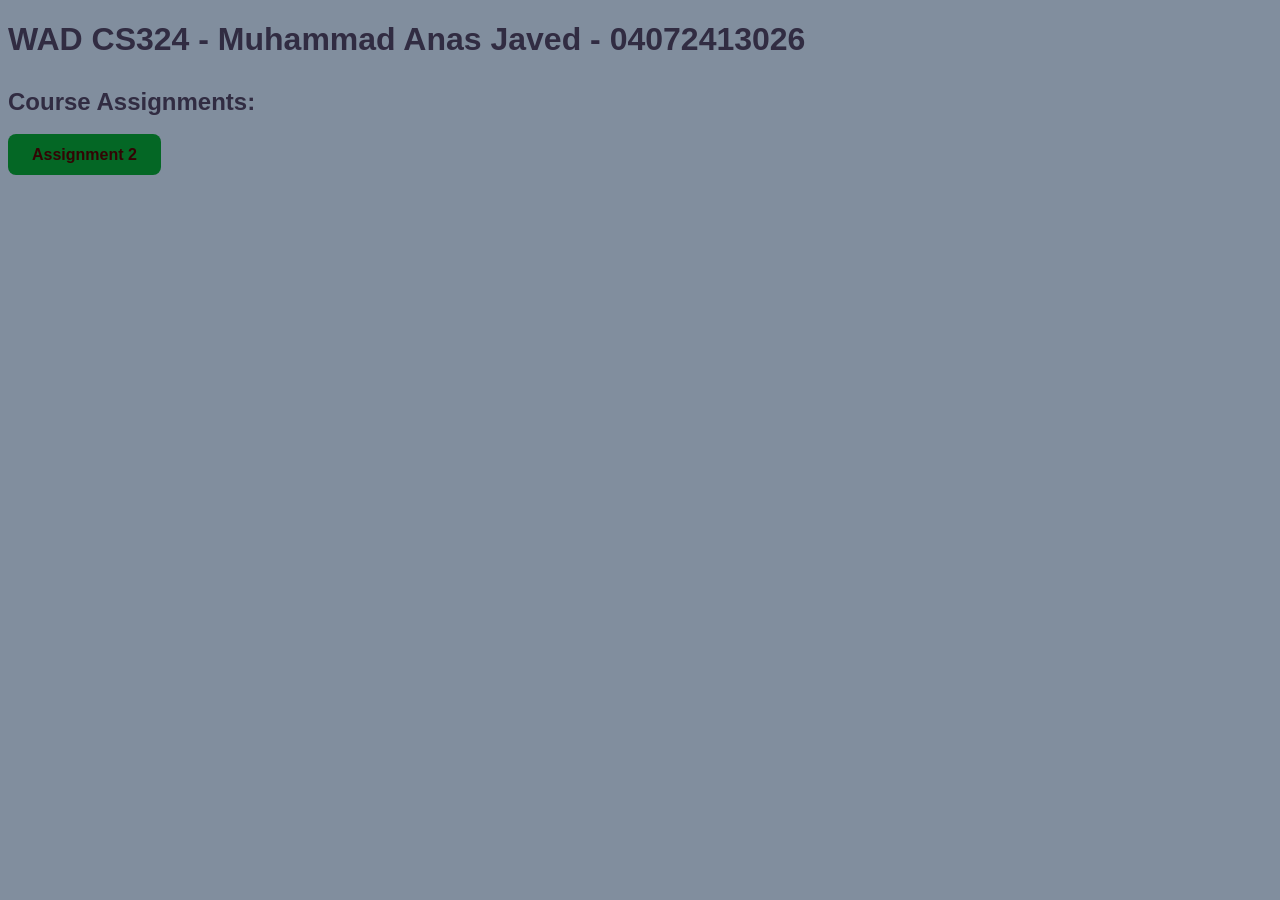
<file: index.html>
<!DOCTYPE html>
<html lang="en">
<head>
    <meta charset="UTF-8">
    <meta name="viewport" content="width=device-width, initial-scale=1.0">
    <title>WAD Assignments</title>

    <style>
        body {
            font-family: Arial, sans-serif;
            background-color: #818e9e;
            justify-content: center;
        }
        h1,h2 {
            color: #312c42;
            margin-bottom: 30px;
        }
       
        a {
            margin-top: 2px;
            padding: 12px 24px;
            background-color: #046725;
            color: rgb(51, 4, 4);
            text-decoration: none;
            border-radius: 8px;
            font-weight: bold;
        }
    </style>
</head>

<body>

        <h1>WAD CS324 - Muhammad Anas Javed - 04072413026</h1>

        <h2>Course Assignments:</h2>
        
        <a href="./Assignment2/index.html">
            Assignment 2
        </a>

        </body>

</body>
</html>
</file>
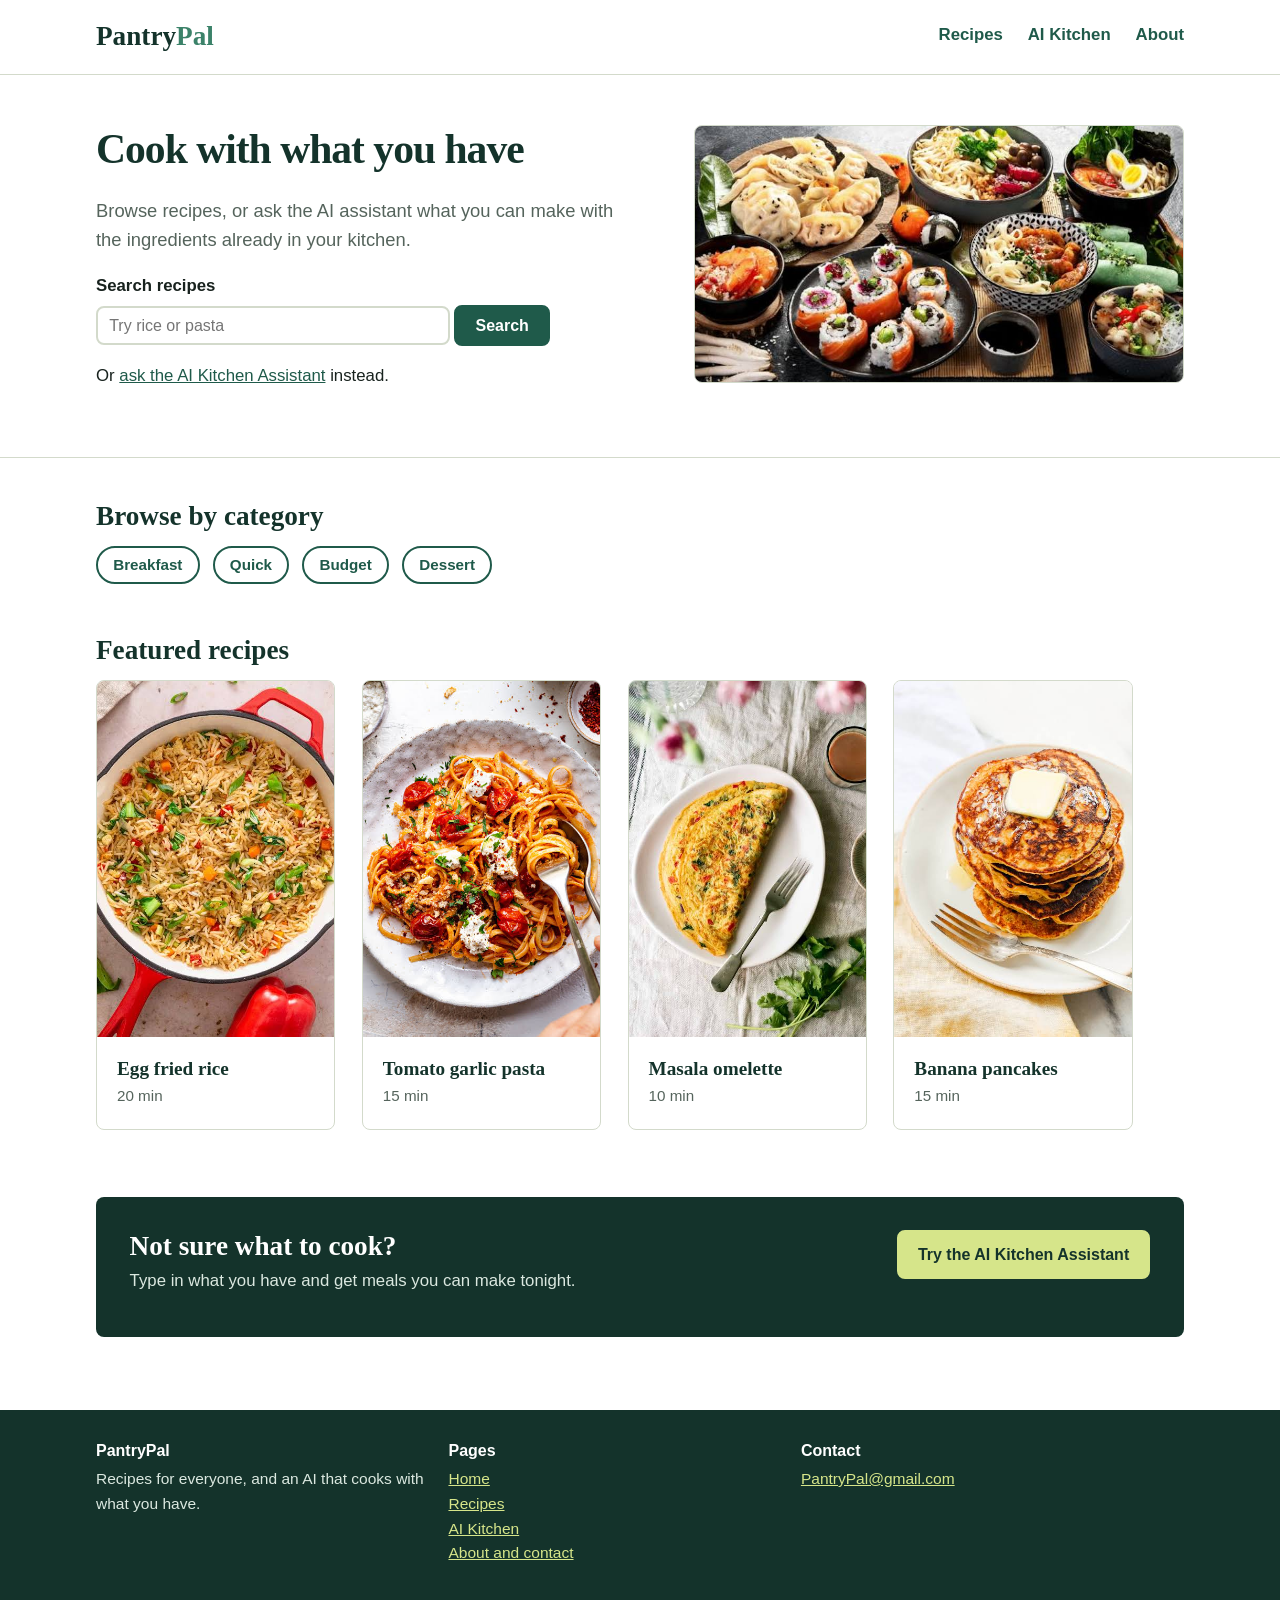
<file: Assignment2/index.html>
<!DOCTYPE html>
<html lang="en">
<head>
  <meta charset="utf-8">
  <title>PantryPal | Cook with what you have</title>
  <link rel="stylesheet" href="style.css">
</head>
<body>
  <header class="site-header">
    <div class="container">
      <a class="logo" href="index.html">Pantry<span>Pal</span></a>
      <nav class="main-nav">
        <ul>
          <li><a href="recipes.html">Recipes</a></li>
          <li><a href="ai-kitchen.html">AI Kitchen</a></li>
          <li><a href="about.html">About</a></li>
        </ul>
      </nav>
    </div>
  </header>

  <main>
    <section class="hero">
      <div class="container">
        <img class="hero-image" src="images/hero.jfif" alt="Eggs, a tomato, a lemon and a plate of rice on a kitchen table">
        <div class="hero-text">
          <h1>Cook with what you have</h1>
          <p class="lead">Browse recipes, or ask the AI assistant what you can make with the ingredients already in your kitchen.</p>
          <form action="recipes.html" method="get">
            <label for="home-search">Search recipes</label>
            <input type="search" id="home-search" name="q" placeholder="Try rice or pasta">
            <button class="btn" type="submit">Search</button>
          </form>
          <p>Or <a href="ai-kitchen.html">ask the AI Kitchen Assistant</a> instead.</p>
        </div>
      </div>
    </section>

    <section class="section container">
      <h2>Browse by category</h2>
      <ul class="chip-list">
        <li><a class="chip" href="recipes.html">Breakfast</a></li>
        <li><a class="chip" href="recipes.html">Quick</a></li>
        <li><a class="chip" href="recipes.html">Budget</a></li>
        <li><a class="chip" href="recipes.html">Dessert</a></li>
      </ul>
    </section>

    <section class="container">
      <h2>Featured recipes</h2>
      <ul class="card-list">
            <li class="recipe-card">
              <a href="recipe.html">
                <img src="images/egg-fried-rice.jfif" alt="A plate of egg fried rice with peas and carrot">
                <div class="card-body">
                  <h3>Egg fried rice</h3>
                  <p>20 min</p>
                </div>
              </a>
            </li>
            <li class="recipe-card">
              <a href="recipe.html">
                <img src="images/tomato-pasta.jfif" alt="Pasta in a red tomato sauce on a white plate">
                <div class="card-body">
                  <h3>Tomato garlic pasta</h3>
                  <p>15 min</p>
                </div>
              </a>
            </li>
            <li class="recipe-card">
              <a href="recipe.html">
                <img src="images/masala-omelette.jfif" alt="A folded yellow omelette with green herbs">
                <div class="card-body">
                  <h3>Masala omelette</h3>
                  <p>10 min</p>
                </div>
              </a>
            </li>
            <li class="recipe-card">
              <a href="recipe.html">
                <img src="images/banana-pancakes.jfif" alt="A stack of pancakes topped with banana slices">
                <div class="card-body">
                  <h3>Banana pancakes</h3>
                  <p>15 min</p>
                </div>
              </a>
            </li>
      </ul>
    </section>

    <section class="section container">
      <div class="ai-banner">
        <div class="banner-text">
          <h2>Not sure what to cook?</h2>
          <p>Type in what you have and get meals you can make tonight.</p>
        </div>
        <a class="btn btn-accent" href="ai-kitchen.html">Try the AI Kitchen Assistant</a>
      </div>
    </section>
  </main>

  <footer class="site-footer">
    <div class="container">
      <div class="footer-block">
        <h2>PantryPal</h2>
        <p>Recipes for everyone, and an AI that cooks with what you have.</p>
      </div>
      <nav class="footer-block">
        <h2>Pages</h2>
        <ul>
          <li><a href="index.html">Home</a></li>
          <li><a href="recipes.html">Recipes</a></li>
          <li><a href="ai-kitchen.html">AI Kitchen</a></li>
          <li><a href="about.html">About and contact</a></li>
        </ul>
      </nav>
      <div class="footer-block">
        <h2>Contact</h2>
        <address>
          <a href="mailto:PantryPal@gmail.com">PantryPal@gmail.com</a>
        </address>
       
      </div>
    </div>
  </footer>
</body>
</html>
</file>
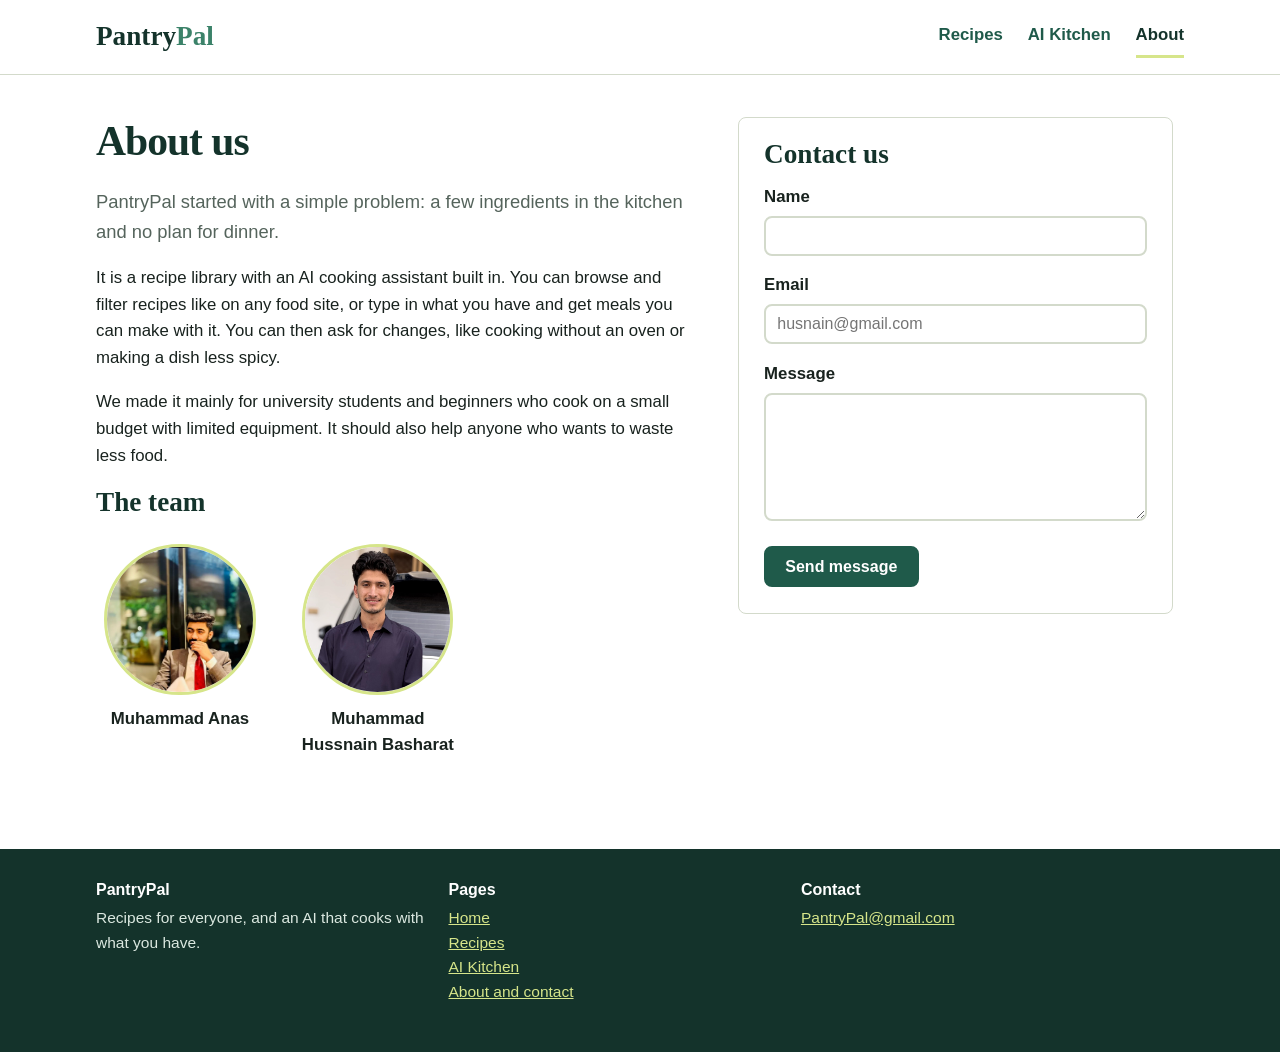
<file: Assignment2/about.html>
<!DOCTYPE html>
<html lang="en">
<head>
  <meta charset="utf-8">
  <title>About section</title>
  <link rel="stylesheet" href="style.css">
</head>
<body>
  <header class="site-header">
    <div class="container">
      <a class="logo" href="index.html">Pantry<span>Pal</span></a>
      <nav class="main-nav">
        <ul>
          <li><a href="recipes.html">Recipes</a></li>
          <li><a href="ai-kitchen.html">AI Kitchen</a></li>
          <li><a href="about.html" class="active">About</a></li>
        </ul>
      </nav>
    </div>
  </header>

  <main>
    <div class="container section">
      <div class="about">
        <section class="about-text">
          <h1>About us</h1>
          <p class="lead">PantryPal started with a simple problem: a few ingredients in the kitchen and no plan for dinner.</p>
          <p>It is a recipe library with an AI cooking assistant built in. You can browse and filter recipes like on any food site, or type in what you have and get meals you can make with it. You can then ask for changes, like cooking without an oven or making a dish less spicy.</p>
          <p>We made it mainly for university students and beginners who cook on a small budget with limited equipment. It should also help anyone who wants to waste less food.</p>

          <h2>The team</h2>
          <ul class="team">
            <li>
              <figure>
                <div class="photo" id="anasphoto"><img src="images/WhatsApp Image 2026-10-18 at 7.21.52 PM.jpeg" alt="Portrait placeholder for Muhammad Anas"></div>
                <figcaption><span class="name">Muhammad Anas</span></figcaption>
              </figure>
            </li>
            <li>
              <figure>
                <div class="photo"><img src="images/WhatsApp Image 2026-10-18 at 6.52.17 PM.jpeg" alt="Portrait placeholder for Muhammad Hussnain Basharat"></div>
                <figcaption><span class="name">Muhammad Hussnain Basharat</span></figcaption>
              </figure>
            </li>
          </ul>
        </section>

        <section class="panel contact-panel">
          <h2>Contact us</h2>
          <form action="about.html" method="post">
            <div class="field">
              <label for="name">Name</label>
              <input type="text" id="name" name="name" required>
            </div>
            <div class="field">
              <label for="email">Email</label>
              <input type="email" id="email" name="email" placeholder="husnain@gmail.com" required>
            </div>
            <div class="field">
              <label for="message">Message</label>
              <textarea id="message" name="message" required></textarea>
            </div>
            <button class="btn" type="submit">Send message</button>
          </form>
        </section>
      </div>
    </div>
  </main>

  <footer class="site-footer">
    <div class="container">
      <div class="footer-block">
        <h2>PantryPal</h2>
        <p>Recipes for everyone, and an AI that cooks with what you have.</p>
      </div>
      <nav class="footer-block">
        <h2>Pages</h2>
        <ul>
          <li><a href="index.html">Home</a></li>
          <li><a href="recipes.html">Recipes</a></li>
          <li><a href="ai-kitchen.html">AI Kitchen</a></li>
          <li><a href="about.html">About and contact</a></li>
        </ul>
      </nav>
      <div class="footer-block">
        <h2>Contact</h2>
        <address>
          <a href="mailto:PantryPal@gmail.com">PantryPal@gmail.com</a>
        </address>
        
      </div>
    </div>
  </footer>
</body>
</html>
</file>
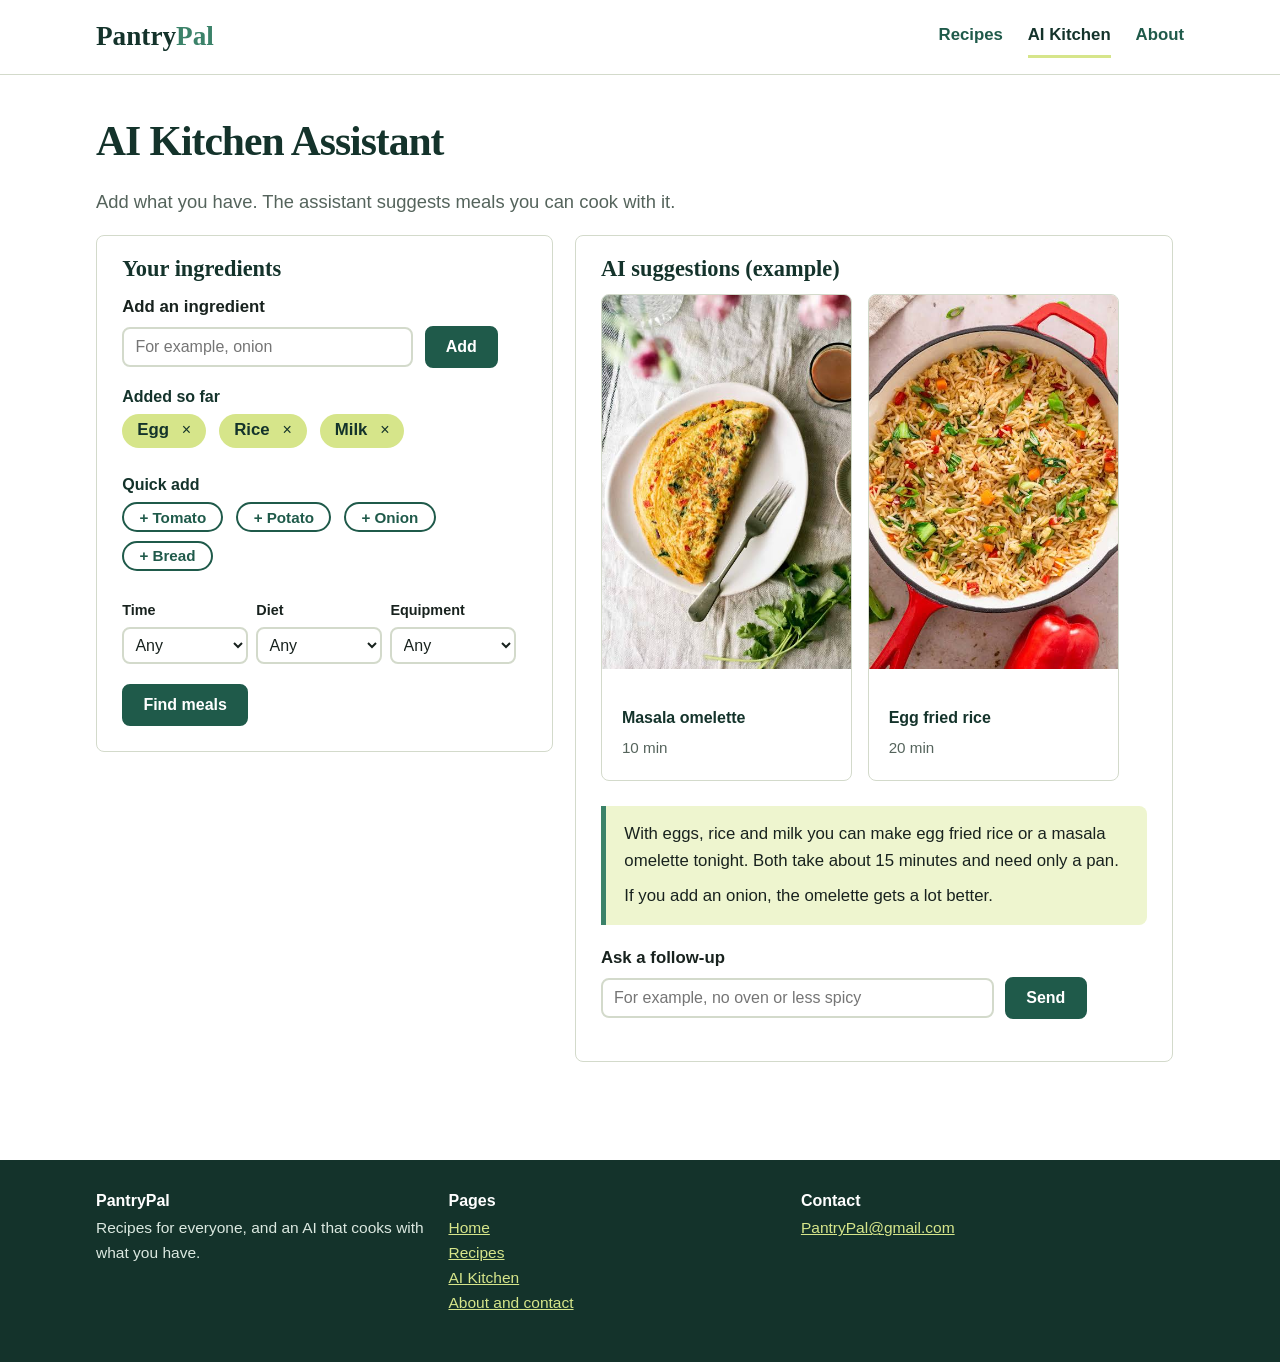
<file: Assignment2/ai-kitchen.html>
<!DOCTYPE html>
<html lang="en">
<head>
  <meta charset="utf-8">
  <title>AI Kitchen Assistant | PantryPal</title>
  <link rel="stylesheet" href="style.css">
</head>
<body>
  <header class="site-header">
    <div class="container">
      <a class="logo" href="index.html">Pantry<span>Pal</span></a>
      <nav class="main-nav">
        <ul>
          <li><a href="recipes.html">Recipes</a></li>
          <li><a href="ai-kitchen.html" class="active">AI Kitchen</a></li>
          <li><a href="about.html">About</a></li>
        </ul>
      </nav>
    </div>
  </header>

  <main>
    <div class="container section">
      <h1>AI Kitchen Assistant</h1>
      <p class="lead">Add what you have. The assistant suggests meals you can cook with it.</p>

      <div class="assistant">
        <section class="panel your-ingredients">
          <h2>Your ingredients</h2>
          <form action="ai-kitchen.html" method="get">
            <div class="field add-row">
              <label for="ingredient">Add an ingredient</label>
              <input type="text" id="ingredient" name="ingredient" placeholder="For example, onion">
              <button class="btn" type="submit">Add</button>
            </div>

            <h3>Added so far</h3>
            <ul class="chip-list">
              <li class="chip-have">Egg <button type="button" title="Remove egg">&times;</button></li>
              <li class="chip-have">Rice <button type="button" title="Remove rice">&times;</button></li>
              <li class="chip-have">Milk <button type="button" title="Remove milk">&times;</button></li>
            </ul>

            <h3>Quick add</h3>
            <ul class="chip-list">
              <li><button class="chip" type="button">+ Tomato</button></li>
              <li><button class="chip" type="button">+ Potato</button></li>
              <li><button class="chip" type="button">+ Onion</button></li>
              <li><button class="chip" type="button">+ Bread</button></li>
            </ul>

            <div class="option-row">
              <div>
                <label for="time">Time</label>
                <select id="time" name="time">
                  <option>Any</option>
                  <option>Under 15 min</option>
                  <option>Under 30 min</option>
                </select>
              </div>
              <div>
                <label for="diet">Diet</label>
                <select id="diet" name="diet">
                  <option>Any</option>
                  <option>Vegetarian</option>
                  <option>Vegan</option>
                </select>
              </div>
              <div>
                <label for="equipment">Equipment</label>
                <select id="equipment" name="equipment">
                  <option>Any</option>
                  <option>Stove only</option>
                  <option>No oven</option>
                  <option>Microwave only</option>
                </select>
              </div>
            </div>

            <button class="btn" type="submit">Find meals</button>
          </form>
        </section>

        <section class="panel suggestions-panel">
          <h2>AI suggestions (example)</h2>
          <ul class="card-list two-up">
            <li class="recipe-card">
              <a href="recipe.html">
                <img src="images/masala-omelette.jfif" alt="A folded yellow omelette with green herbs">
                <div class="card-body">
                  <h3>Masala omelette</h3>
                  <p>10 min</p>
                </div>
              </a>
            </li>
            <li class="recipe-card">
              <a href="recipe.html">
                <img src="images/egg-fried-rice.jfif" alt="A plate of egg fried rice with peas and carrot">
                <div class="card-body">
                  <h3>Egg fried rice</h3>
                  <p>20 min</p>
                </div>
              </a>
            </li>
          </ul>

          <div class="assistant-message">
            <p>With eggs, rice and milk you can make egg fried rice or a masala omelette tonight. Both take about 15 minutes and need only a pan.</p>
            <p>If you add an onion, the omelette gets a lot better.</p>
          </div>

          <form action="ai-kitchen.html" method="get">
            <div class="field add-row">
              <label for="follow">Ask a follow-up</label>
              <input type="text" id="follow" name="follow" placeholder="For example, no oven or less spicy">
              <button class="btn" type="submit">Send</button>
            </div>
          </form>
        </section>
      </div>
    </div>
  </main>

  <footer class="site-footer">
    <div class="container">
      <div class="footer-block">
        <h2>PantryPal</h2>
        <p>Recipes for everyone, and an AI that cooks with what you have.</p>
      </div>
      <nav class="footer-block">
        <h2>Pages</h2>
        <ul>
          <li><a href="index.html">Home</a></li>
          <li><a href="recipes.html">Recipes</a></li>
          <li><a href="ai-kitchen.html">AI Kitchen</a></li>
          <li><a href="about.html">About and contact</a></li>
        </ul>
      </nav>
      <div class="footer-block">
        <h2>Contact</h2>
        <address>
          <a href="mailto:PantryPal@gmail.com">PantryPal@gmail.com</a>
        </address>
        
      </div>
    </div>
  </footer>
</body>
</html>
</file>
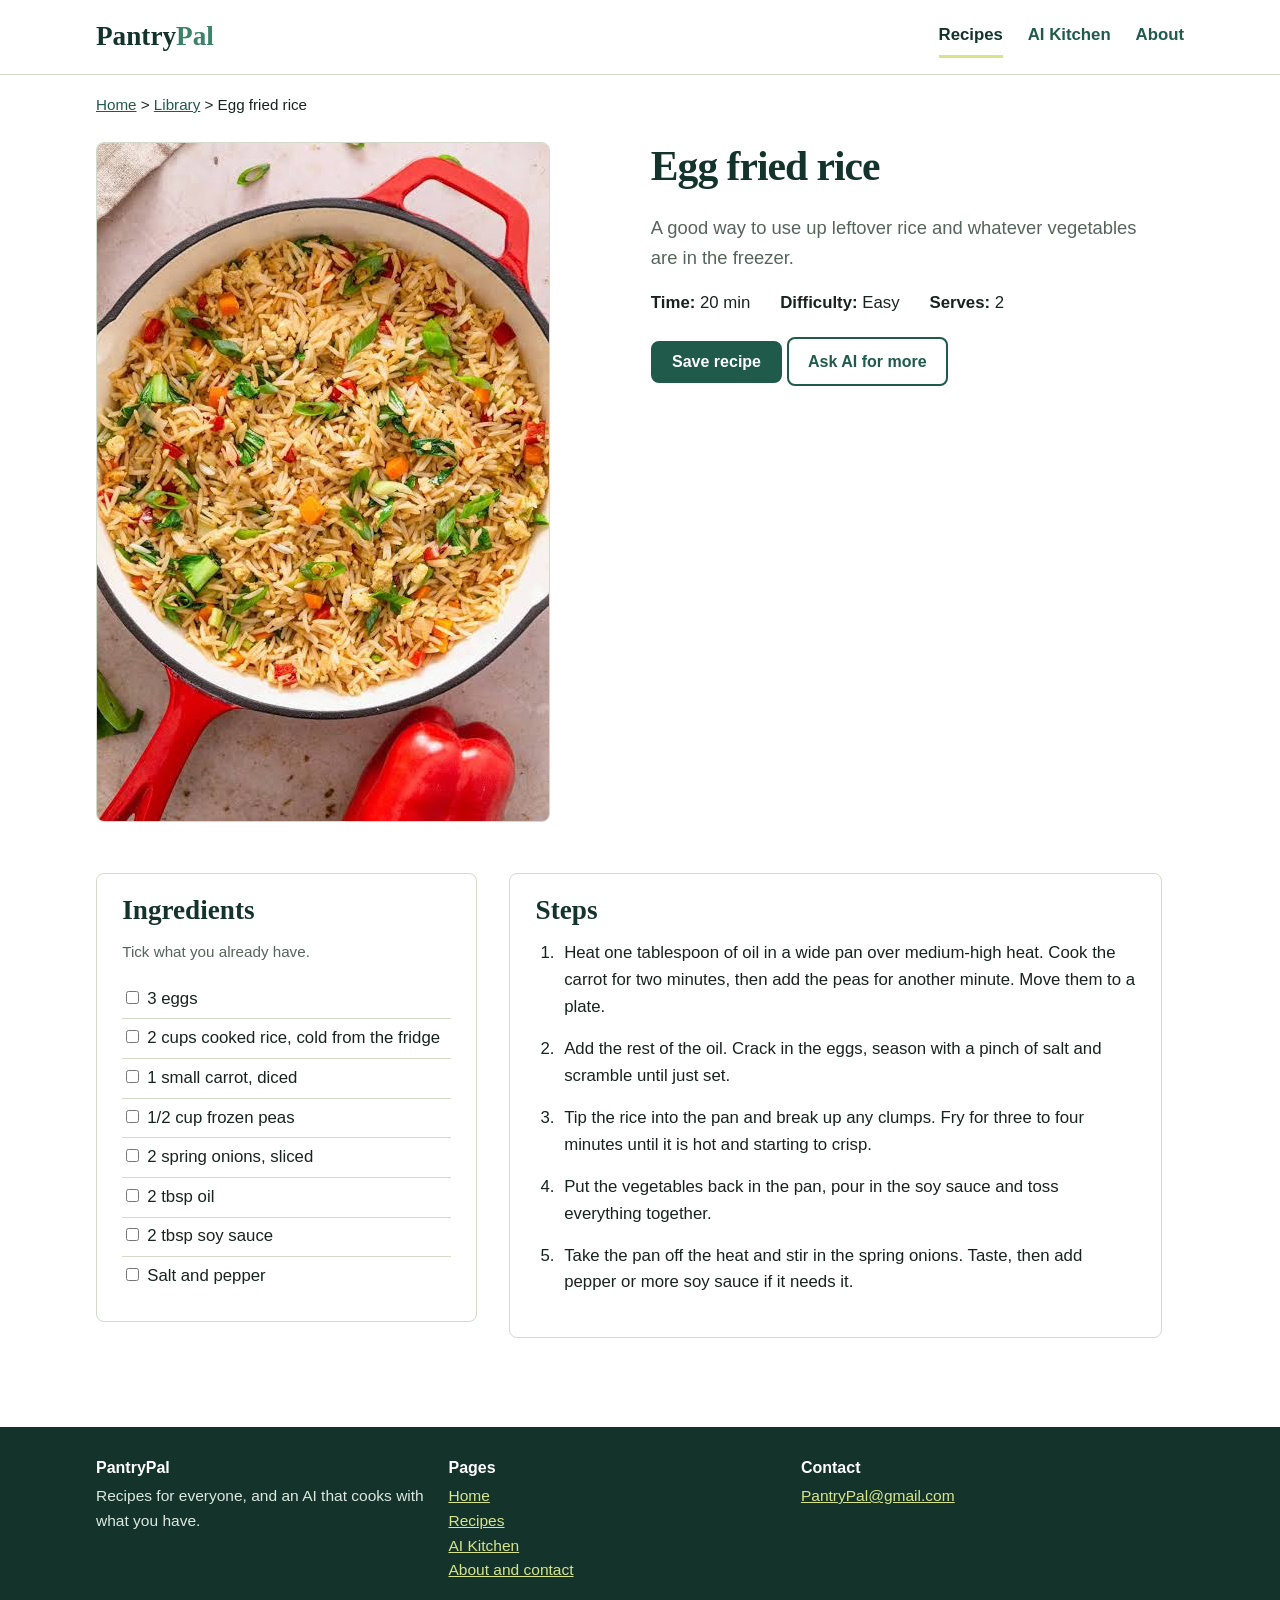
<file: Assignment2/recipe.html>
<!DOCTYPE html>
<html lang="en">
<head>
  <meta charset="utf-8">
  <title>Egg fried rice | PantryPal</title>
  <link rel="stylesheet" href="style.css">
</head>
<body>
  <header class="site-header">
    <div class="container">
      <a class="logo" href="index.html">Pantry<span>Pal</span></a>
      <nav class="main-nav">
        <ul>
          <li><a href="recipes.html" class="active">Recipes</a></li>
          <li><a href="ai-kitchen.html">AI Kitchen</a></li>
          <li><a href="about.html">About</a></li>
        </ul>
      </nav>
    </div>
  </header>

  <main>
    <div class="container">
      <p class="breadcrumb"><a href="index.html">Home</a> &gt; <a href="recipes.html">Library</a> &gt; Egg fried rice</p>

      <article>
        <div class="recipe-head">
          <figure class="recipe-photo">
            <img src="images/egg-fried-rice.jfif" alt="A plate of egg fried rice with peas and carrot">
          </figure>
          <div class="recipe-info">
            <h1>Egg fried rice</h1>
            <p class="lead">A good way to use up leftover rice and whatever vegetables are in the freezer.</p>
            <ul class="facts">
              <li><strong>Time:</strong> 20 min</li>
              <li><strong>Difficulty:</strong> Easy</li>
              <li><strong>Serves:</strong> 2</li>
            </ul>
            <button class="btn" type="button">Save recipe</button>
            <a class="btn btn-light" href="ai-kitchen.html">Ask AI for more</a>
          </div>
        </div>

        <div class="recipe-body">
          <section class="panel ingredients-panel">
            <h2>Ingredients</h2>
            <p class="hint">Tick what you already have.</p>
            <ul class="checklist">
            <li><label><input type="checkbox"><span>3 eggs</span></label></li>
            <li><label><input type="checkbox"><span>2 cups cooked rice, cold from the fridge</span></label></li>
            <li><label><input type="checkbox"><span>1 small carrot, diced</span></label></li>
            <li><label><input type="checkbox"><span>1/2 cup frozen peas</span></label></li>
            <li><label><input type="checkbox"><span>2 spring onions, sliced</span></label></li>
            <li><label><input type="checkbox"><span>2 tbsp oil</span></label></li>
            <li><label><input type="checkbox"><span>2 tbsp soy sauce</span></label></li>
            <li><label><input type="checkbox"><span>Salt and pepper</span></label></li>
            </ul>
          </section>

          <section class="panel steps-panel">
            <h2>Steps</h2>
            <ol class="steps">
            <li>Heat one tablespoon of oil in a wide pan over medium-high heat. Cook the carrot for two minutes, then add the peas for another minute. Move them to a plate.</li>
            <li>Add the rest of the oil. Crack in the eggs, season with a pinch of salt and scramble until just set.</li>
            <li>Tip the rice into the pan and break up any clumps. Fry for three to four minutes until it is hot and starting to crisp.</li>
            <li>Put the vegetables back in the pan, pour in the soy sauce and toss everything together.</li>
            <li>Take the pan off the heat and stir in the spring onions. Taste, then add pepper or more soy sauce if it needs it.</li>
            </ol>
          </section>
        </div>
      </article>
    </div>
  </main>

  <footer class="site-footer">
    <div class="container">
      <div class="footer-block">
        <h2>PantryPal</h2>
        <p>Recipes for everyone, and an AI that cooks with what you have.</p>
      </div>
      <nav class="footer-block">
        <h2>Pages</h2>
        <ul>
          <li><a href="index.html">Home</a></li>
          <li><a href="recipes.html">Recipes</a></li>
          <li><a href="ai-kitchen.html">AI Kitchen</a></li>
          <li><a href="about.html">About and contact</a></li>
        </ul>
      </nav>
      <div class="footer-block">
        <h2>Contact</h2>
        <address>
          <a href="mailto:PantryPal@gmail.com">PantryPal@gmail.com</a>
        </address>
       
      </div>
    </div>
  </footer>
</body>
</html>
</file>
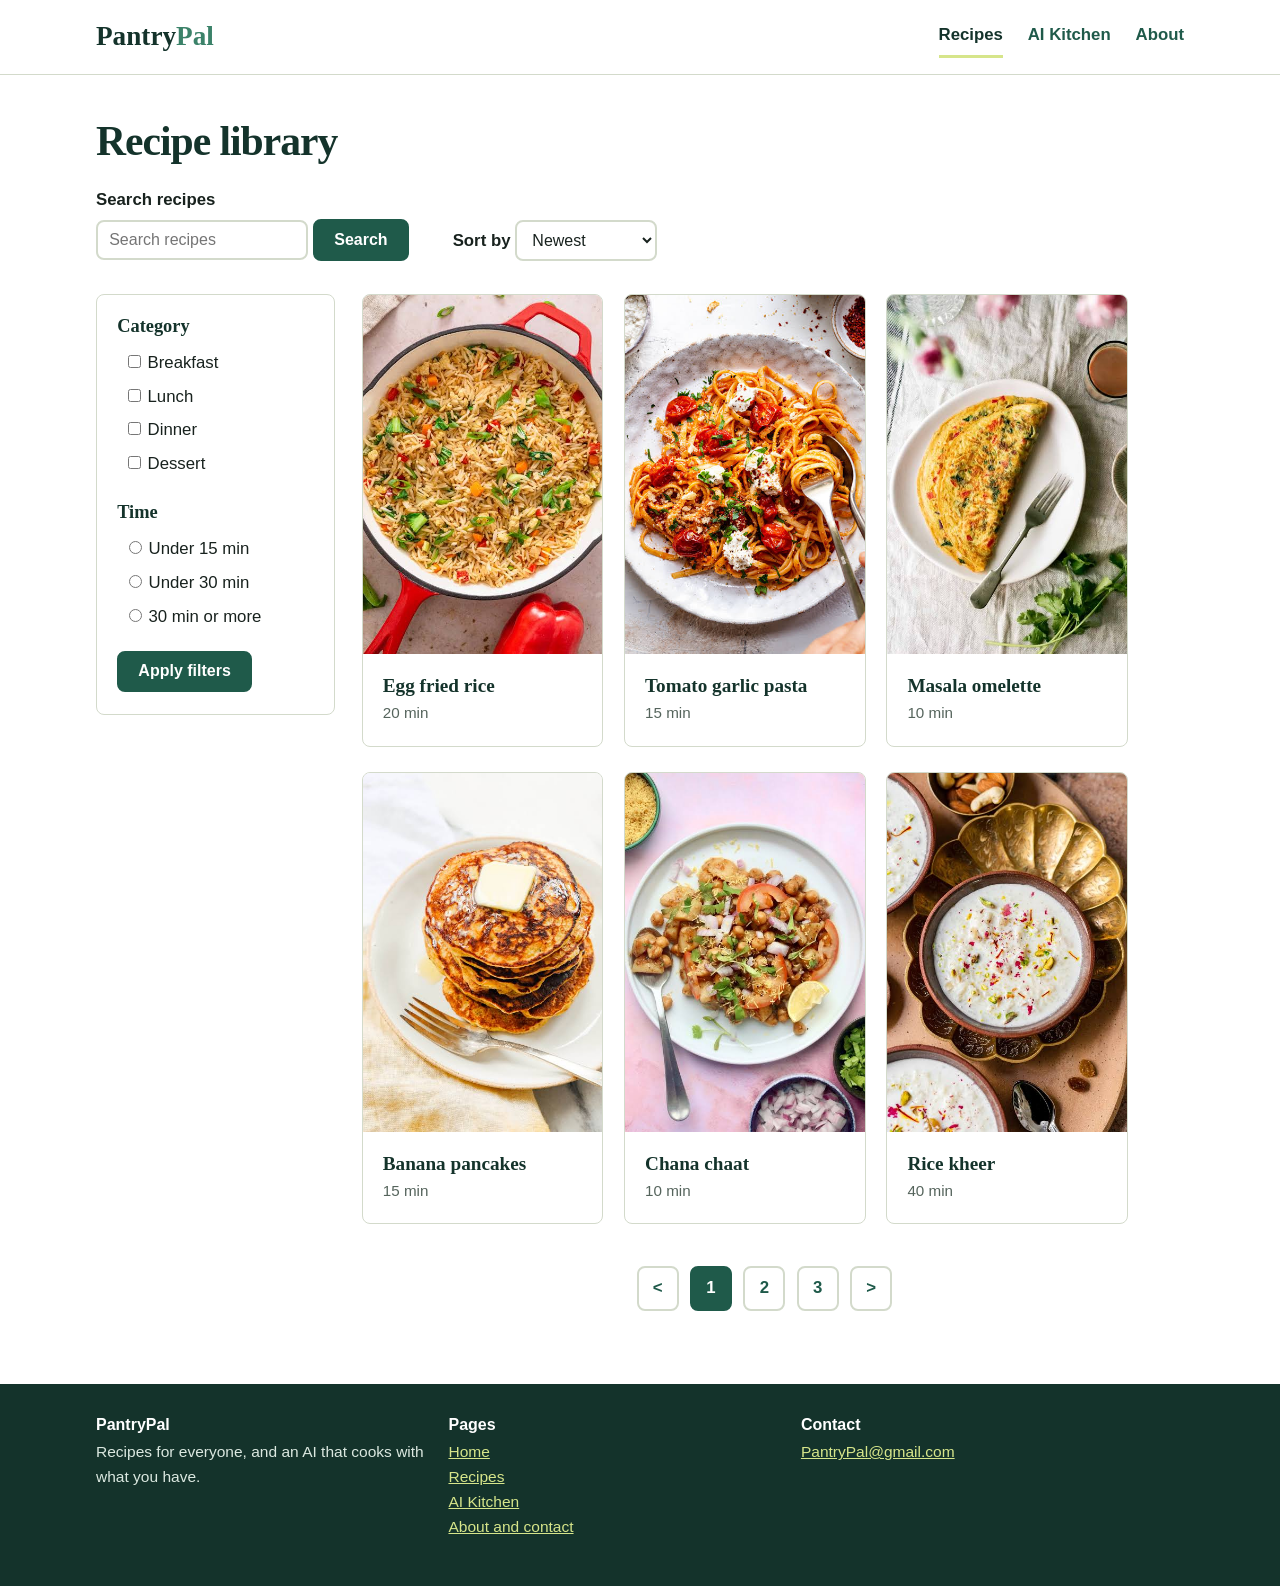
<file: Assignment2/recipes.html>
<!DOCTYPE html>
<html lang="en">
<head>
  <meta charset="utf-8">
  <title>Recipe library</title>
  <link rel="stylesheet" href="style.css">
</head>
<body>
  <header class="site-header">
    <div class="container">
      <a class="logo" href="index.html">Pantry<span>Pal</span></a>
      <nav class="main-nav">
        <ul>
          <li><a href="recipes.html" class="active">Recipes</a></li>
          <li><a href="ai-kitchen.html">AI Kitchen</a></li>
          <li><a href="about.html">About</a></li>
        </ul>
      </nav>
    </div>
  </header>

  <main>
    <div class="container section">
      <h1>Recipe library</h1>

      <div class="toolbar">
        <form action="recipes.html" method="get">
          <label for="lib-search">Search recipes</label>
          <input type="search" id="lib-search" name="q" placeholder="Search recipes">
          <button class="btn" type="submit">Search</button>
        </form>
        <div class="sort">
          <label for="sort">Sort by</label>
          <select id="sort" name="sort">
            <option>Newest</option>
            <option>Shortest time</option>
            <option>A to Z</option>
          </select>
        </div>
      </div>

      <form class="filters" action="recipes.html" method="get">
        <fieldset>
          <legend>Category</legend>
          <label><input type="checkbox" name="category" value="breakfast">Breakfast</label>
          <label><input type="checkbox" name="category" value="lunch">Lunch</label>
          <label><input type="checkbox" name="category" value="dinner">Dinner</label>
          <label><input type="checkbox" name="category" value="dessert">Dessert</label>
        </fieldset>
        <fieldset>
          <legend>Time</legend>
          <label><input type="radio" name="time" value="15">Under 15 min</label>
          <label><input type="radio" name="time" value="30">Under 30 min</label>
          <label><input type="radio" name="time" value="more">30 min or more</label>
        </fieldset>
        <button class="btn" type="submit">Apply filters</button>
      </form>

      <div class="results">
        <ul class="card-list three-up">
            <li class="recipe-card">
              <a href="recipe.html">
                <img src="images/egg-fried-rice.jfif" alt="A plate of egg fried rice with peas and carrot">
                <div class="card-body">
                  <h3>Egg fried rice</h3>
                  <p>20 min</p>
                </div>
              </a>
            </li>
            <li class="recipe-card">
              <a href="recipe.html">
                <img src="images/tomato-pasta.jfif" alt="Pasta in a red tomato sauce on a white plate">
                <div class="card-body">
                  <h3>Tomato garlic pasta</h3>
                  <p>15 min</p>
                </div>
              </a>
            </li>
            <li class="recipe-card">
              <a href="recipe.html">
                <img src="images/masala-omelette.jfif" alt="A folded yellow omelette with green herbs">
                <div class="card-body">
                  <h3>Masala omelette</h3>
                  <p>10 min</p>
                </div>
              </a>
            </li>
            <li class="recipe-card">
              <a href="recipe.html">
                <img src="images/banana-pancakes.jfif" alt="A stack of pancakes topped with banana slices">
                <div class="card-body">
                  <h3>Banana pancakes</h3>
                  <p>15 min</p>
                </div>
              </a>
            </li>
            <li class="recipe-card">
              <a href="recipe.html">
                <img src="images/channa-chart.jfif" alt="A plate of chickpea chaat with onion and herbs">
                <div class="card-body">
                  <h3>Chana chaat</h3>
                  <p>10 min</p>
                </div>
              </a>
            </li>
            <li class="recipe-card">
              <a href="recipe.html">
                <img src="images/rice-kheer.jfif" alt="A bowl of creamy rice pudding with pistachios">
                <div class="card-body">
                  <h3>Rice kheer</h3>
                  <p>40 min</p>
                </div>
              </a>
            </li>
        </ul>
        <nav class="pagination">
          <ul>
            <li><a href="recipes.html">&lt;</a></li>
            <li><a class="current" href="recipes.html">1</a></li>
            <li><a href="recipes.html">2</a></li>
            <li><a href="recipes.html">3</a></li>
            <li><a href="recipes.html">&gt;</a></li>
          </ul>
        </nav>
      </div>
    </div>
  </main>

  <footer class="site-footer">
    <div class="container">
      <div class="footer-block">
        <h2>PantryPal</h2>
        <p>Recipes for everyone, and an AI that cooks with what you have.</p>
      </div>
      <nav class="footer-block">
        <h2>Pages</h2>
        <ul>
          <li><a href="index.html">Home</a></li>
          <li><a href="recipes.html">Recipes</a></li>
          <li><a href="ai-kitchen.html">AI Kitchen</a></li>
          <li><a href="about.html">About and contact</a></li>
        </ul>
      </nav>
      <div class="footer-block">
        <h2>Contact</h2>
        <address>
          <a href="mailto:PantryPal@gmail.com">PantryPal@gmail.com</a>
        </address>
       
      </div>
    </div>
  </footer>
</body>
</html>
</file>
<file: Assignment2/style.css>
.green-dark {
  color: rgb(20, 51, 43);
}

.green {
  color: rgb(31, 90, 74);
}

.green-light {
  color: rgb(59, 130, 105);
}

.leaf {
  color: rgb(214, 229, 138);
}

.leaf-soft {
  color: rgb(238, 245, 207);
}

.paper {
  color: rgb(245, 247, 241);
}

.white {
  color: rgb(255, 255, 255);
}

.ink {
  color: rgb(24, 34, 30);
}

.muted {
  color: rgb(85, 100, 92);
}

.line {
  color: rgb(211, 218, 203);
}

.chili {
  color: rgb(184, 58, 34);
}

* {
  box-sizing: border-box;
}

body {
  margin: 0;
  font-family: Arial, Helvetica, sans-serif;
  font-size: 1.05rem;
  line-height: 1.6;
  color: rgb(24, 34, 30);
  background-color: rgb(255, 255, 255);
}

img {
  display: block;
  max-width: 100%;
  height: auto;
}

h1, h2, h3 {
  font-family: Georgia, "Times New Roman", serif;
  line-height: 1.2;
  color: rgb(20, 51, 43);
  margin: 0 0 0.5em 0;
}

h1 {
  font-size: 2.6rem;
  letter-spacing: -1px;
}

h2 {
  font-size: 1.7rem;
}

h3 {
  font-size: 1.2rem;
}

p {
  margin: 0 0 1em 0;
  max-width: 40em;
}

a {
  color: rgb(31, 90, 74);
}

.container {
  width: 90%;
  max-width: 68rem;
  margin: 0 auto;
}

.section {
  padding: 2.5em 0;
}

.lead {
  font-size: 1.15rem;
  color: rgb(85, 100, 92);
}

.site-header {
  position: sticky;
  top: 0;
  z-index: 1000;
  background-color: rgb(255, 255, 255);
  border-bottom: 1px solid rgb(211, 218, 203);
}

.site-header .container {
  padding: 0.9em 0;
  overflow: auto;
}

.logo {
  float: left;
  margin-right: 2em;
  font-family: Georgia, "Times New Roman", serif;
  font-size: 1.7rem;
  font-weight: bold;
  text-decoration: none;
  color: rgb(20, 51, 43);
}

.logo span {
  color: rgb(59, 130, 105);
}

.main-nav {
  float: right;
}

.main-nav ul {
  margin: 0;
  padding: 0;
}

.main-nav li {
  display: inline-block;
  list-style-type: none;
  margin-left: 1.2em;
}

.main-nav a {
  display: inline-block;
  padding: 0.4em 0;
  font-weight: bold;
  text-decoration: none;
  color: rgb(31, 90, 74);
}

.main-nav a:hover {
  text-decoration: underline;
}

.main-nav a.active {
  color: rgb(20, 51, 43);
  border-bottom: 3px solid rgb(214, 229, 138);
}

.btn {
  display: inline-block;
  font-family: inherit;
  font-size: 1rem;
  font-weight: bold;
  padding: 0.6em 1.2em;
  border: 2px solid rgb(31, 90, 74);
  border-radius: 8px;
  background-color: rgb(31, 90, 74);
  color: rgb(255, 255, 255);
  text-decoration: none;
  cursor: pointer;
}

.btn:hover {
  background-color: rgb(20, 51, 43);
  border-color: rgb(20, 51, 43);
}

.btn:active {
  background-color: rgb(12, 32, 25);
}

.btn-light {
  background-color: rgb(255, 255, 255);
  color: rgb(31, 90, 74);
}

.btn-light:hover {
  background-color: rgb(238, 245, 207);
  color: rgb(20, 51, 43);
}

.btn-accent {
  background-color: rgb(214, 229, 138);
  border-color: rgb(214, 229, 138);
  color: rgb(20, 51, 43);
}

.btn-accent:hover {
  background-color: rgb(196, 216, 108);
  border-color: rgb(196, 216, 108);
}

label {
  display: block;
  font-weight: bold;
  margin-bottom: 0.3em;
}

input[type="text"],
input[type="search"],
input[type="email"],
select,
textarea {
  font-family: inherit;
  font-size: 1rem;
  padding: 0.55em 0.7em;
  border: 2px solid rgb(211, 218, 203);
  border-radius: 8px;
  background-color: rgb(255, 255, 255);
  color: rgb(24, 34, 30);
}

input[type="text"],
input[type="email"],
textarea {
  width: 100%;
}

input[type="search"] {
  width: 65%;
  min-width: 10em;
}

textarea {
  height: 8em;
}

input:focus,
select:focus,
textarea:focus {
  border-color: rgb(59, 130, 105);
  outline: 3px solid rgb(214, 229, 138);
}

.field {
  margin-bottom: 1em;
}

.add-row input[type="text"] {
  width: 72%;
}

.chip-list {
  margin: 0;
  padding: 0;
}

.chip-list li {
  display: inline-block;
  list-style-type: none;
  margin: 0 0.5em 0.5em 0;
}

.chip {
  display: inline-block;
  font-family: inherit;
  font-size: 0.95rem;
  font-weight: bold;
  padding: 0.3em 1em;
  border: 2px solid rgb(31, 90, 74);
  border-radius: 20px;
  background-color: rgb(255, 255, 255);
  color: rgb(31, 90, 74);
  text-decoration: none;
  cursor: pointer;
}

.chip:hover {
  background-color: rgb(31, 90, 74);
  color: rgb(255, 255, 255);
}

.chip-have {
  padding: 0.2em 0.4em 0.2em 0.9em;
  border-radius: 20px;
  background-color: rgb(214, 229, 138);
  font-weight: bold;
  color: rgb(20, 51, 43);
}

.chip-have button {
  font-family: inherit;
  font-size: 1rem;
  width: 1.6em;
  height: 1.6em;
  border: 0;
  border-radius: 50%;
  background-color: transparent;
  color: rgb(20, 51, 43);
  cursor: pointer;
}

.chip-have button:hover {
  background-color: rgb(184, 58, 34);
  color: rgb(255, 255, 255);
}

.hero {
  background-color: rgb(255, 255, 255);
  border-bottom: 1px solid rgb(211, 218, 203);
}

.hero .container {
  padding: 3em 0;
  overflow: auto;
}

.hero-text {
  float: left;
  width: 50%;
  min-width: 18em;
  margin-right: 3%;
}

.hero-image {
  float: right;
  width: 45%;
  min-width: 14em;
  border: 1px solid rgb(211, 218, 203);
  border-radius: 8px;
}

.hero form {
  margin-bottom: 1em;
}

.card-list {
  margin: 0;
  padding: 0;
}

.recipe-card {
  display: inline-block;
  vertical-align: top;
  list-style-type: none;
  width: 22%;
  min-width: 11em;
  margin: 0 2% 1.5em 0;
  background-color: rgb(255, 255, 255);
  border: 1px solid rgb(211, 218, 203);
  border-radius: 8px;
  overflow: hidden;
  position: relative;
  top: 0;
}

.recipe-card:hover {
  top: -4px;
  box-shadow: 0 8px 18px rgb(154, 168, 159);
}

.recipe-card a {
  display: block;
  color: inherit;
  text-decoration: none;
}

.recipe-card img {
  width: 100%;
}

.card-body {
  padding: 20px 20px 20px 20px;
}

.card-body h3 {
  margin-bottom: 0.2em;
}

.card-body p {
  margin: 0;
  color: rgb(85, 100, 92);
  font-size: 0.95rem;
}

.three-up .recipe-card {
  width: 30%;
}

.two-up .recipe-card {
  width: 46%;
}

.ai-banner {
  background-color: rgb(20, 51, 43);
  border-radius: 8px;
  padding: 2em;
  overflow: auto;
}

.ai-banner .banner-text {
  float: left;
  width: 65%;
  min-width: 16em;
  margin-bottom: 0.5em;
}

.ai-banner h2 {
  color: rgb(255, 255, 255);
  margin-bottom: 0.2em;
}

.ai-banner p {
  margin: 0;
  color: rgb(219, 232, 224);
}

.ai-banner .btn {
  float: right;
}

.toolbar {
  margin-bottom: 1.5em;
}

.toolbar form,
.toolbar .sort {
  display: inline-block;
  vertical-align: bottom;
  margin: 0 1.5em 0.5em 0;
}

.toolbar .sort label {
  display: inline-block;
}

.filters {
  display: inline-block;
  vertical-align: top;
  width: 22%;
  min-width: 12em;
  margin-right: 2%;
  margin-bottom: 1.5em;
  padding: 1em 1.2em 1.3em 1.2em;
  background-color: rgb(255, 255, 255);
  border: 1px solid rgb(211, 218, 203);
  border-radius: 8px;
}

.filters fieldset {
  border: 0;
  margin: 0 0 1em 0;
  padding: 0;
}

.filters legend {
  font-family: Georgia, "Times New Roman", serif;
  font-size: 1.15rem;
  font-weight: bold;
  color: rgb(20, 51, 43);
  padding: 0;
  margin-bottom: 0.3em;
}

.filters label {
  font-weight: normal;
  margin: 0;
  padding: 0.2em 0.4em;
  border-radius: 6px;
  cursor: pointer;
}

.filters label:hover {
  background-color: rgb(238, 245, 207);
}

.filters input {
  margin-right: 0.5em;
}

.results {
  display: inline-block;
  vertical-align: top;
  width: 74%;
  min-width: 16em;
}

.pagination {
  margin-top: 1em;
  text-align: center;
}

.pagination ul {
  margin: 0;
  padding: 0;
}

.pagination li {
  display: inline-block;
  list-style-type: none;
  margin: 0 0.2em;
}

.pagination a {
  display: inline-block;
  min-width: 2.5em;
  padding: 0.4em 0.7em;
  text-align: center;
  border: 2px solid rgb(211, 218, 203);
  border-radius: 8px;
  background-color: rgb(255, 255, 255);
  font-weight: bold;
  text-decoration: none;
  color: rgb(31, 90, 74);
}

.pagination a:hover {
  border-color: rgb(59, 130, 105);
  background-color: rgb(238, 245, 207);
}

.pagination a.current {
  background-color: rgb(31, 90, 74);
  border-color: rgb(31, 90, 74);
  color: rgb(255, 255, 255);
}

.breadcrumb {
  padding-top: 1.2em;
  margin-bottom: 0;
  font-size: 0.95rem;
}

.breadcrumb a:hover {
  text-decoration: underline;
}

.recipe-head {
  padding: 1.5em 0 2em 0;
  overflow: auto;
}

.recipe-photo {
  float: left;
  width: 48%;
  min-width: 16em;
  margin: 0 3% 1em 0;
}

.recipe-photo img {
  border: 1px solid rgb(211, 218, 203);
  border-radius: 8px;
}

.recipe-info {
  float: left;
  width: 46%;
  min-width: 16em;
}

.facts {
  margin: 0 0 1.2em 0;
  padding: 0;
}

.facts li {
  display: inline-block;
  list-style-type: none;
  margin-right: 1.5em;
}

.recipe-body {
  overflow: auto;
  padding-bottom: 2em;
}

.panel {
  background-color: rgb(255, 255, 255);
  border: 1px solid rgb(211, 218, 203);
  border-radius: 8px;
  padding: 1.2em 1.5em 1.5em 1.5em;
  margin-bottom: 1.5em;
}

.ingredients-panel {
  float: left;
  width: 35%;
  min-width: 16em;
  margin-right: 3%;
}

.steps-panel {
  float: left;
  width: 60%;
  min-width: 18em;
}

.checklist {
  margin: 0;
  padding: 0;
}

.checklist li {
  list-style-type: none;
  padding: 0.35em 0;
  border-bottom: 1px solid rgb(211, 218, 203);
}

.checklist li:last-child {
  border-bottom: 0;
}

.checklist label {
  font-weight: normal;
  margin: 0;
  cursor: pointer;
}

.checklist input {
  margin-right: 0.6em;
}

.checklist input:checked + span {
  color: rgb(85, 100, 92);
  text-decoration: line-through;
}

.hint {
  font-size: 0.95rem;
  color: rgb(85, 100, 92);
}

.steps {
  margin: 0;
  padding-left: 1.4em;
}

.steps li {
  margin-bottom: 0.9em;
  padding-left: 0.3em;
}

.assistant {
  overflow: auto;
}

.assistant .your-ingredients {
  float: left;
  width: 42%;
  min-width: 18em;
  margin-right: 2%;
}

.assistant .suggestions-panel {
  float: left;
  width: 55%;
  min-width: 20em;
}

.assistant h2 {
  font-size: 1.4rem;
}

.assistant h3 {
  font-family: Arial, Helvetica, sans-serif;
  font-size: 1rem;
  margin: 1.2em 0 0.5em 0;
}

.add-row button {
  margin-left: 0.4em;
}

.option-row {
  margin: 1.2em 0;
}

.option-row div {
  display: inline-block;
  vertical-align: top;
  width: 31%;
  min-width: 7em;
  margin-right: 1%;
}

.option-row label {
  font-size: 0.9rem;
}

.option-row select {
  width: 100%;
  padding: 0.45em;
}

.assistant-message {
  background-color: rgb(238, 245, 207);
  border-left: 5px solid rgb(59, 130, 105);
  border-radius: 0 8px 8px 0;
  padding: 0.9em 1.1em;
  margin-bottom: 1.2em;
}

.assistant-message p {
  margin-bottom: 0.5em;
}

.assistant-message p:last-child {
  margin-bottom: 0;
}

.about {
  overflow: auto;
}

.about-text {
  float: left;
  width: 55%;
  min-width: 18em;
  margin-right: 4%;
}

.contact-panel {
  float: left;
  width: 40%;
  min-width: 18em;
}

.team {
  margin: 1.5em 0 0 0;
  padding: 0;
}

.team li {
  display: inline-block;
  vertical-align: top;
  list-style-type: none;
  width: 10em;
  margin: 0 1.5em 1em 0;
  text-align: center;
}

.team figure {
  margin: 0;
}

.team .photo {
  width: 9em;
  height: 9em;
  margin: 0 auto;
  border-radius: 50%;
  border: 3px solid rgb(214, 229, 138);
  overflow: hidden;
}

.team .photo img:hover {
  width: 112%;
  max-width: 112%;
  margin: -6% 0 0 -6%;
}

.team figcaption {
  margin-top: 0.6em;
}

.team .name {
  display: block;
  font-weight: bold;
}

.team .role {
  color: rgb(85, 100, 92);
  font-size: 0.95rem;
}

.site-footer {
  background-color: rgb(20, 51, 43);
  color: rgb(219, 232, 224);
  margin-top: 2em;
  padding: 2em 0;
  font-size: 0.97rem;
}

.footer-block {
  display: inline-block;
  vertical-align: top;
  width: 31%;
  min-width: 13em;
  margin-right: 1%;
  margin-bottom: 1em;
}

.site-footer h2 {
  font-family: Arial, Helvetica, sans-serif;
  font-size: 1rem;
  color: rgb(255, 255, 255);
  margin-bottom: 0.4em;
}

.site-footer ul {
  margin: 0;
  padding: 0;
}

.site-footer li {
  list-style-type: none;
}

.site-footer p,
.site-footer address {
  margin: 0 0 0.3em 0;
  font-style: normal;
}

.site-footer a {
  color: rgb(214, 229, 138);
}

.site-footer a:hover {
  color: rgb(255, 255, 255);
}

.site-footer a:visited {
  color: rgb(169, 185, 138);
}


#anaspohoto{
  width: 50px;
}
</file>
